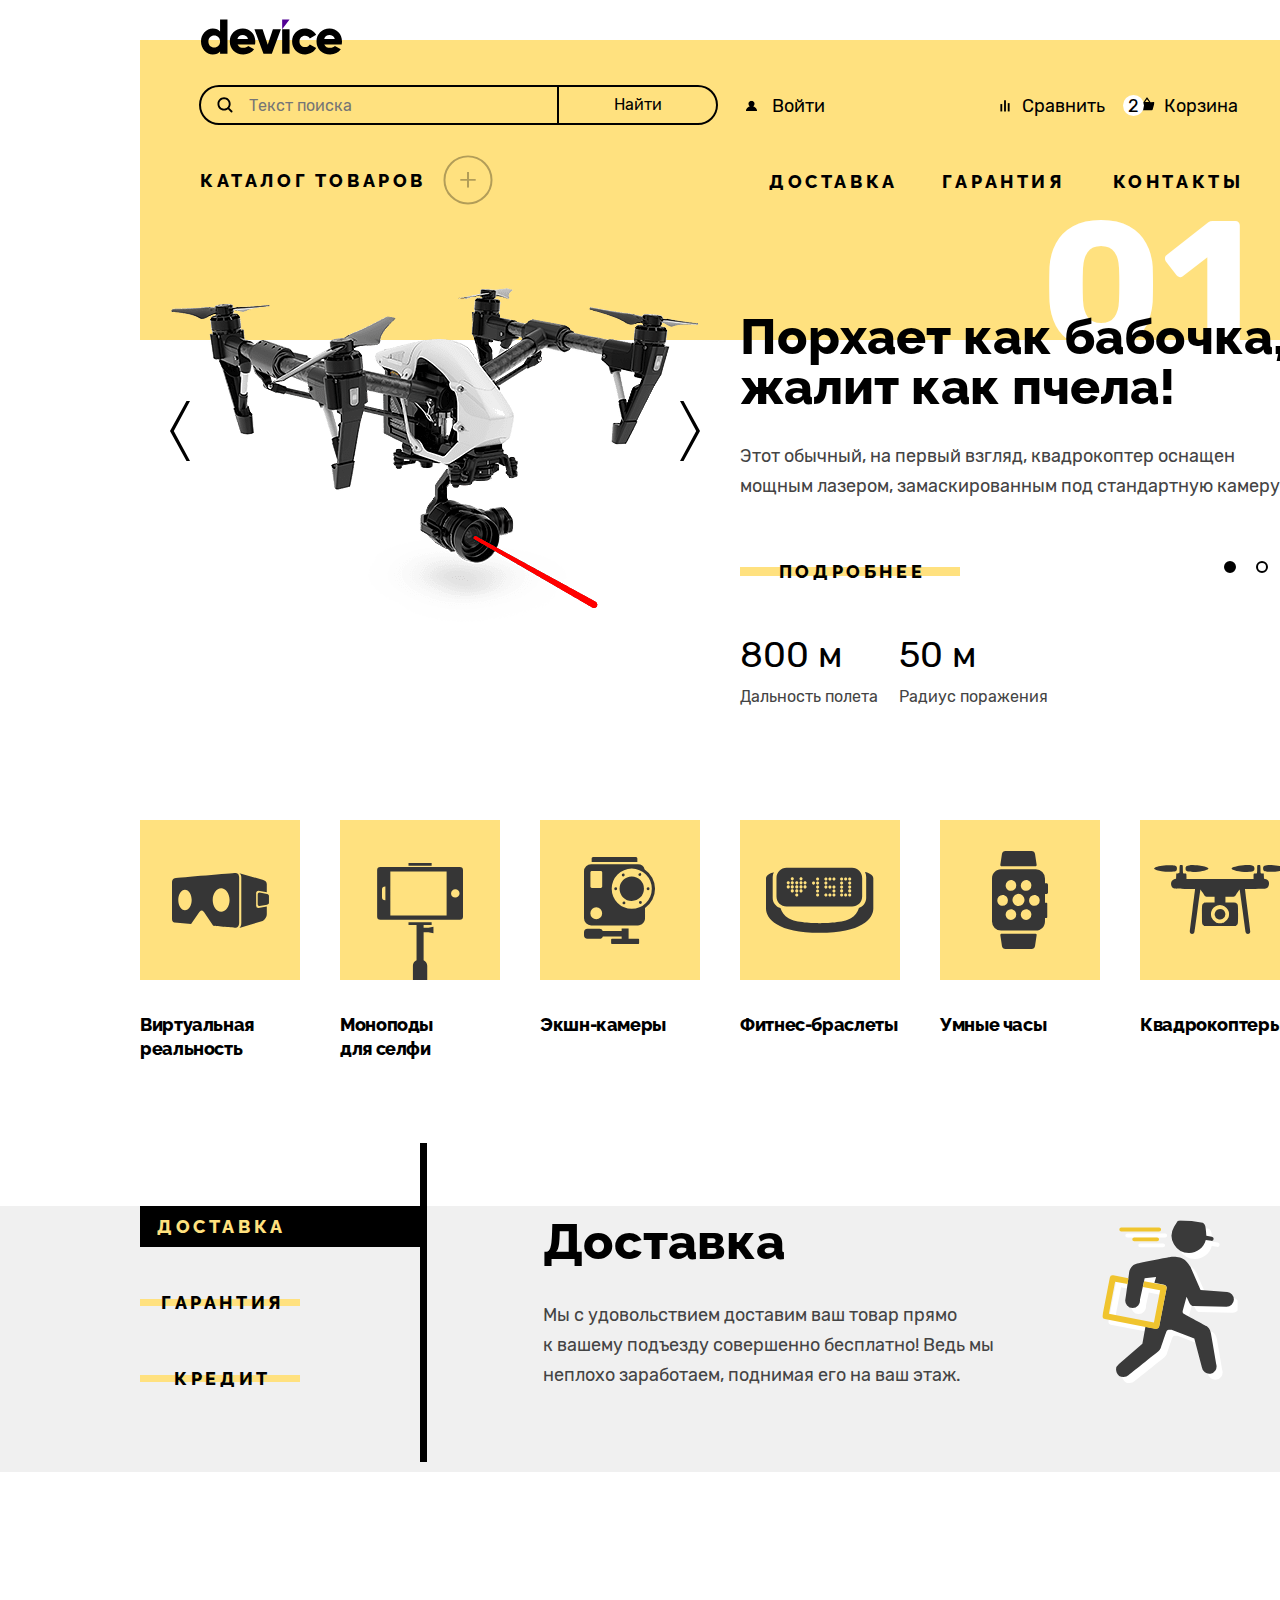
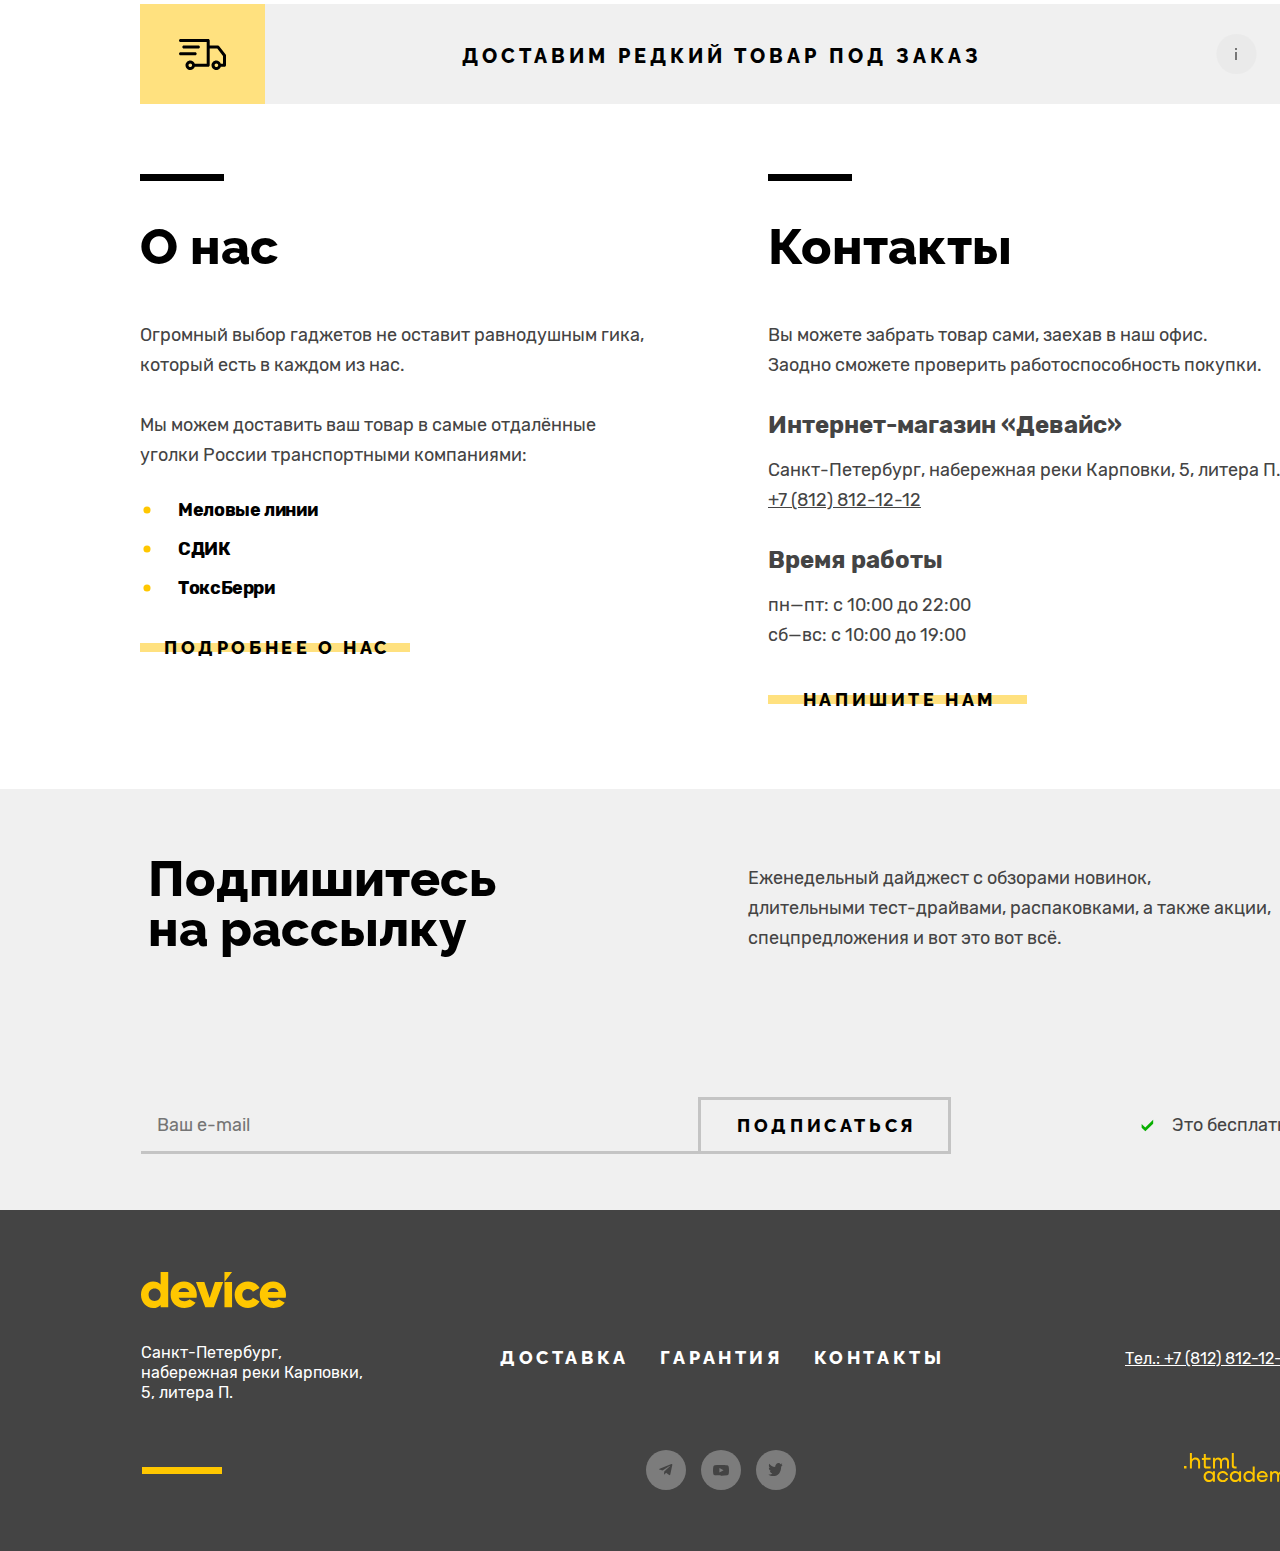
<file: index.html>
<!DOCTYPE html>
<html lang="ru">

  <head>
    <title>Интернет-магазин Девайс-все покупки с нами найс!</title>
    <meta charset="UTF-8">
    <meta name="keywords" content="Девайс, Device, интернет-магазин">
    <meta name="description"
      content="Официальный сайт интернет-магазина Device. Здесь Вы можете приобрести различную электронику">
    <link rel="stylesheet" href="styles/style.css">
    <link rel="icon" href="favicon.ico">
    <link rel="icon" type="image/png" sizes="32x32" href="images/favicon.png">
  </head>

  <!-- body -->

  <body class="main-body">
    <!--small-width-container создан для задания секциям меньшей, чем у бади, ширины. ну и центрирования-->
    <header class="index-header small-width-container">
      <nav class="navigation">
        <a class="index-header-logo-link" href="#" title="Мы на этой странице.">
          <img class="index-header-logo" width="145" height="36" src="images/nav-images/logo-nav.svg"
            alt="Логотип официального сайта интернет-магазина Device.">
        </a>
        <form class="navigation-search-form" action="https://echo.htmlacademy.ru" method="post">
          <label class="visually-hidden" for="nav-search-form-input">Форма поиска товара.</label>
          <!--див сделан для квадратного фокуса на закругленной форме-->
          <div class="navigation-search-container">
            <input class="navigation-search-form-input" id="nav-search-form-input" name="nav-search-form-input"
              type="text" placeholder="Текст поиска" required>
          </div>
          <!--див сделан для квадратного фокуса на закругленной форме-->
          <div class="navigation-search-container">
            <button class="navigation-search-form-button" type="submit">Найти</button>
          </div>
        </form>
        <ul class="navigation-user">
          <li class="navigation-user-item">
            <a class="navigation-user-link" href="#">Войти</a>
          </li>
          <li class="navigation-user-item">
            <a class="navigation-user-link" href="#">Сравнить</a>
          </li>
          <li class="navigation-user-item">
            <a class="navigation-user-link navigation-user-link-popover" href="#">Корзина</a>
            <div class="popover">
              <div class="popover-content">
                <h2 class="visually-hidden">Корзина</h2>
                <ul class="popover-list">
                  <li class="popover-list-item">
                    <a class="popover-link" href="#">
                      <img class="popover-image" width="39" height="52" src="images/popover-images/product-1.png"
                        alt="Любительская селфи-палка">
                      <p class="popover-text">Любительская селфи-палка</p>
                    </a>
                    <button class="popover-delete-button" type="button">
                      <svg aria-hidden="true" focusable="false" width="10" height="10" viewBox="0 0 10 10"
                        xmlns="http://www.w3.org/2000/svg" fill="#FFFFFF">
                        <path d="M10 .9 9.1 0 5 4.1.9 0 0 .9 4.1 5 0 9.1l.9.9L5 5.9 9.1 10l.9-.9L5.9 5 10 .9Z" />
                      </svg>
                      <span class="visually-hidden">Удалить товар</span>
                    </button>
                  </li>
                  <li class="popover-list-item">
                    <a class="popover-link" href="#">
                      <img class="popover-image" width="39" height="52" src="images/popover-images/product-1.png"
                        alt="Профессиональная селфи-палка">
                      <p class="popover-text">Профессиональная селфи-палка</p>
                    </a>
                    <button class="popover-delete-button" type="button">
                      <svg aria-hidden="true" focusable="false" width="10" height="10" viewBox="0 0 10 10"
                        fill="#FFFFFF" xmlns="http://www.w3.org/2000/svg">
                        <path d="M10 .9 9.1 0 5 4.1.9 0 0 .9 4.1 5 0 9.1l.9.9L5 5.9 9.1 10l.9-.9L5.9 5 10 .9Z" />
                      </svg>
                      <span class="visually-hidden">Удалить товар</span>
                    </button>
                  </li>
                </ul>
                <div class="popover-container">
                  <p class="popover-container-text">Товаров: 2</p>
                  <p class="popover-container-text">Сумма: 2000 ₽</p>
                </div>
                <a class="button popover-button" href="#">Открыть корзину</a>
              </div>
            </div>
          </li>
        </ul>
        <!--див сделан для флексирования двух списков-->
        <div class="navigation-container">
          <!--див сделан для работы с выпадающим списком navigation-goods-sublist-->
          <div class="navigation-goods-sublist-container">
            <a class="button navigation-goods-sublist-button" href="#">Каталог товаров</a>
            <!--див сделан для скрытия подсписков-->
            <!-- <div class="navigation-goods-container"> -->
            <div class="navigation-goods-container navigation-goods-container-close">
              <ul class="navigation-goods-sublist">
                <li class="navigation-goods-sublist-item">
                  <a class="navigation-goods-sublist-link" href="#">Виртуальная реальность</a>
                </li>
                <li class="navigation-goods-sublist-item">
                  <a class="navigation-goods-sublist-link" href="#">Моноподы для cелфи</a>
                </li>
                <li class="navigation-goods-sublist-item">
                  <a class="navigation-goods-sublist-link" href="#">Экшн-камеры</a>
                </li>
              </ul>
              <ul class="navigation-goods-sublist">
                <li class="navigation-goods-sublist-item">
                  <a class="navigation-goods-sublist-link" href="#">Фитнес-браслеты</a>
                </li>
                <li class="navigation-goods-sublist-item">
                  <a class="navigation-goods-sublist-link" href="#">Умные часы</a>
                </li>
              </ul>
              <ul class="navigation-goods-sublist">
                <li class="navigation-goods-sublist-item">
                  <a class="navigation-goods-sublist-link" href="#">Квадрокоптеры</a>
                </li>
              </ul>
            </div>
          </div>
          <ul class=" navigation-services-list">
            <li class="navigation-services-item">
              <a class="button navigation-services-button" href="#">Доставка</a>
            </li>
            <li class="navigation-services-item">
              <a class="button navigation-services-button" href="#">Гарантия</a>
            </li>
            <li class="navigation-services-item">
              <a class="button navigation-services-button" href="#">Контакты</a>
            </li>
          </ul>
        </div>
      </nav>
    </header>
    <!-- main -->
    <main class="main-index">
      <h1 class="visually-hidden">Интернет-магазин Девайс.</h1>
      <section class="product-slider small-width-container">
        <h2 class="visually-hidden">Наши товары.</h2>
        <!--див сделан для флексования и позиционирования кнопок слайдера-->
        <div class="product-slider-button-container">
          <button class="product-slider-button product-slider-next-button" type="button">
            <span class="visually-hidden">Следующий товар.</span>
          </button>
          <button class="product-slider-button product-slider-prev-button" type="button">
            <span class="visually-hidden">Предыдущий товар.</span>
          </button>
        </div>
        <!--див для флексования слайдера, для скрытия слайдер-айтема-->
        <div class="product-slider-item product-slider-item-current">
          <h3 class="visually-hidden">Квадрокоптер.</h3>
          <img class="product-slider-image" width="560" height="560" src="images/slider-images/slider-1.png"
            alt="Пример товара.">
          <!--див для флексования текстового содержимого слайдера-->
          <div class="product-slider-item-text-content">
            <p class="product-slider-number">01</p>
            <p class="product-slider-slogan">Порхает как бабочка, жалит как пчела!</p>
            <p class="product-slider-text">Этот обычный, на первый взгляд, квадрокоптер оснащен мощным лазером,
              замаскированным под стандартную камеру.</p>
            <a class="button button-line-through product-slider-info-button" href="#">Подробнее</a>
            <!--див сделан для флексования группы терминов-->
            <div class="product-slider-feature-lists">
              <dl class="product-slider-feature-list">
                <dt class="product-slider-feature">Дальность полета</dt>
                <dd class="product-slider-feature-value">800 м</dd>
              </dl>
              <dl class="product-slider-feature-list">
                <dt class="product-slider-feature">Радиус поражения</dt>
                <dd class="product-slider-feature-value">50 м</dd>
              </dl>
            </div>
          </div>
        </div>
        <!--див для флексования слайдера-->
        <div class="product-slider-item">
          <h3 class="visually-hidden">Фитнес-браслет.</h3>
          <img class="product-slider-image" width="560" height="560" src="images/slider-images/slider-2.png"
            alt="Пример товара.">
          <!--див для флексования текстового содержимого слайдера-->
          <div class="product-slider-item-text-content">
            <p class="product-slider-number">02</p>
            <p class="product-slider-slogan">Худеем<br>правильно!</p>
            <p class="product-slider-text">Мотивирующие фитнес-браслеты помогут найти в себе силы не пропускать
              занятия и соблюдать диету.</p>
            <a class="button button-line-through product-slider-info-button" href="#">Подробнее</a>
            <!--див сделан для флексования группы терминов-->
            <div class="product-slider-feature-lists">
              <dl class="product-slider-feature-list">
                <dt class="product-slider-feature">Без подзарядки</dt>
                <dd class="product-slider-feature-value">48 часов</dd>
              </dl>
            </div>
          </div>
        </div>
        <!--див для флексования слайдера-->
        <div class="product-slider-item">
          <h3 class="visually-hidden">Селфи-палка.</h3>
          <img class="product-slider-image" width="560" height="560" src="images/slider-images/slider-3.png"
            alt="Пример товара.">
          <!--див для флексования текстового содержимого слайдера-->
          <div class="product-slider-item-text-content">
            <p class="product-slider-number">03</p>
            <p class="product-slider-slogan">Делай селфи,<br>как Бен Стиллер!</p>
            <p class="product-slider-text">Самая длинная палка для селфи доступна в нашем магазине. Восемь (Восемь,
              Карл!) метров длиной и весом всего 5 кг.</p>
            <a class="button button-line-through product-slider-info-button" href="#">Подробнее</a>
            <!--див сделан для флексования группы терминов-->
            <div class="product-slider-feature-lists">
              <dl class="product-slider-feature-list">
                <dt class="product-slider-feature">Длина палки</dt>
                <dd class="product-slider-feature-value">8,5 м</dd>
              </dl>
              <dl class="product-slider-feature-list">
                <dt class="product-slider-feature">Вес палки</dt>
                <dd class="product-slider-feature-value">5 кг</dd>
              </dl>
              <dl class="product-slider-feature-list">
                <dt class="product-slider-feature">Материал</dt>
                <dd class="product-slider-feature-value">Карбон</dd>
              </dl>
            </div>
          </div>
        </div>
        <ol class="product-slider-pagination">
          <li class="product-slider-pagination-item">
            <button class="button product-slider-pagination-button product-slider-pagination-current-button"
              type="button">
              <span class="visually-hidden">первый товар.</span>
            </button>
          </li>
          <li class="product-slider-pagination-item">
            <button class="button product-slider-pagination-button" type="button">
              <span class="visually-hidden">второй товар.</span>
            </button>
          </li>
          <li class="product-slider-pagination-item">
            <button class="button product-slider-pagination-button" type="button">
              <span class="visually-hidden">третий товар.</span>
            </button>
          </li>
        </ol>
      </section>
      <section class="main-product small-width-container">
        <h2 class="visually-hidden">Каталог товаров.</h2>
        <ul class="main-product-list">
          <li class="main-product-item">
            <a class="main-product-link" href="#">
              <div class="main-product-image-container">
                <span class="visually-hidden">Иконка раздела Виртуальная реальность</span>
              </div>
              <h3 class="main-product-title">Виртуальная<br>реальность</h3>
            </a>
          </li>
          <li class="main-product-item">
            <a class="main-product-link" href="#">
              <div class="main-product-image-container">
                <span class="visually-hidden">Иконка раздела Моноподы для селфи</span>
              </div>
              <h3 class="main-product-title">Моноподы<br>для селфи</h3>
            </a>
          </li>
          <li class="main-product-item">
            <a class="main-product-link" href="#">
              <div class="main-product-image-container">
                <span class="visually-hidden">Иконка раздела Экшн-камеры</span>
              </div>
              <h3 class="main-product-title">Экшн-камеры</h3>
            </a>
          </li>
          <li class="main-product-item">
            <a class="main-product-link" href="#">
              <div class="main-product-image-container">
                <span class="visually-hidden">Иконка раздела Фитнес-браслеты</span>
              </div>
              <h3 class="main-product-title">Фитнес-браслеты</h3>
            </a>
          </li>
          <li class="main-product-item">
            <a class="main-product-link" href="#">
              <div class="main-product-image-container">
                <span class="visually-hidden">Иконка раздела Умные часы</span>
              </div>
              <h3 class="main-product-title">Умные часы</h3>
            </a>
          </li>
          <li class="main-product-item">
            <a class="main-product-link" href="#">
              <div class="main-product-image-container">
                <span class="visually-hidden">Иконка раздела Квадрокоптеры</span>
              </div>
              <h3 class="main-product-title">Квадрокоптеры</h3>
            </a>
          </li>
        </ul>
      </section>
      <section class="main-services">
        <!--див для ограничения контента-->
        <div class="main-services-container small-width-container">
          <h2 class="visually-hidden">Наши услуги.</h2>
          <ul class="main-services-slider-pagination">
            <li class="main-services-slider-pagination-item">
              <button class="button main-services-slider-button current-main-services-slider-button"
                type="button">Доставка</button>
            </li>
            <li class="main-services-slider-pagination-item">
              <button class="button button-line-through main-services-slider-button" type="button">Гарантия</button>
            </li>
            <li class="main-services-slider-pagination-item">
              <button class="button button-line-through main-services-slider-button" type="button">Кредит</button>
            </li>
          </ul>
          <!--див сделан для флексирования текстового слайдера-->
          <div class="main-services-slider-item main-services-slider-item-current">
            <h2 class="main-services-title">Доставка</h2>
            <p class="main-services-text">Мы с удовольствием доставим ваш товар прямо<br>к вашему подъезду
              совершенно бесплатно! Ведь мы неплохо заработаем, поднимая его на ваш этаж.</p>
          </div>
          <!-- див сделан для флексирования текстового слайдера-->
          <div class="main-services-slider-item">
            <h2 class="main-services-title">Гарантия</h2>
            <p class="main-services-text">Если из-за возгорания купленного у нас товара у вас
              сгорит дом — не переживайте, мы выдадим вам новый. Товар, не дом, конечно же.</p>
          </div>
          <!--див сделан для флексирования текстового слайдера-->
          <div class="main-services-slider-item">
            <h2 class="main-services-title">Кредит</h2>
            <p class="main-services-text">Залезть в долговую яму стало проще! Кредитные консультанты подберут
              для вас наиболее выгодные условия кредита. Выгодные для банка, разумеется.</p>
          </div>
        </div>
      </section>
      <section class="order small-width-container">
        <h2 class="visually-hidden">Раздел заказа редкого товара</h2>
        <a class="order-link" href="#">
          <div class="order-link-icon">
            <span class="visually-hidden">Грузовичок-иконка раздела доставки.</span>
          </div>
          <p class="order-text">Доставим редкий товар под заказ</p>
          <svg class="order-tooltip" aria-hidden="true" focusable="false" width="41" height="40" viewBox="0 0 41 40"
            fill="#000000" xmlns="http://www.w3.org/2000/svg">
            <circle cx="20.5" cy="20" r="20" fill="#DCDCDC" fill-opacity="0.5" />
            <path d="M21 14H19V16H21V14Z" />
            <path d="M21 18H19V26H21V18Z" />
          </svg>
        </a>
      </section>
      <!--див сделан для гридирования двух столбиков-->
      <div class="index-columns small-width-container">
        <section class="about-us">
          <h2 class="about-us-title">О нас</h2>
          <p class="about-us-text">Огромный выбор гаджетов не оставит равнодушным гика, который есть в каждом из
            нас.
          </p>
          <p class="about-us-text">Мы можем доставить ваш товар в самые отдалённые уголки России транспортными
            компаниями:</p>
          <ul class="about-us-list">
            <li class="about-us-item">Меловые линии</li>
            <li class="about-us-item">СДИК</li>
            <li class="about-us-item">ТоксБерри</li>
          </ul>
          <a class="button button-line-through about-us-button" href="#">Подробнее о нас</a>
        </section>
        <section class="main-contacts">
          <h2 class="main-contacts-title">Контакты</h2>
          <p class="main-contacts-text">Вы можете забрать товар сами, заехав в наш офис.
            Заодно сможете проверить работоспособность покупки.
          </p>
          <h3 class="main-contacts-subtitle">Интернет-магазин «Девайс»</h3>
          <address class="main-contacts-address">
            <p class="main-contacts-address-text">Санкт-Петербург, набережная реки Карповки, 5, литера П.</p>
            <a class="main-contacts-phone" href="tel:+78128121212">+7 (812) 812-12-12</a>
          </address>
          <h3 class="main-contacts-subtitle">Время работы</h3>
          <ul class="main-contacts-work-time-list">
            <li class="main-contacts-work-time-item">
              <p class="main-contacts-work-time-text">пн—пт: с 10:00 до 22:00</p>
            </li>
            <li class="main-contacts-work-time-item">
              <p class="main-contacts-work-time-text">сб—вс: с 10:00 до 19:00</p>
            </li>
          </ul>
          <a class="button button-line-through main-contacts-button" href="mailto:mail@htmlacademy.ru">Напишите
            нам</a>
        </section>
      </div>
      <section class="subscribe-section">
        <div class="small-width-container">
          <div class="subscribe-section-container">
            <h2 class="subscribe-title">Подпишитесь<br>на рассылку</h2>
            <p class="subscribe-text">Еженедельный дайджест с обзорами новинок,<br>длительными тест-драйвами,
              распаковками, а также акции,<br>спецпредложения и вот это вот всё.</p>
          </div>
          <div class="subscribe-section-container">
            <form class="subscribe-form" action="https://echo.htmlacademy.ru" method="post">
              <label class="visually-hidden" for="email-input">E-mail</label>
              <div class="input-border">
                <input class="subscribe-input" id="email-input" name="email-input" type="email" placeholder="Ваш e-mail"
                  required>
              </div>
              <button class="button subscribe-button" type="submit">Подписаться</button>
            </form>
            <p class="subscribe-information">Это бесплатно</p>
          </div>
        </div>
      </section>
    </main>
    <footer class="page-footer">
      <div class="small-width-container">
        <a class="footer-logo-link" href="#" title="Мы на этой странице.">
          <img class="footer-logo" width="145" height="36" src="images/footer-images/logo-footer.svg"
            alt="Логотип официального сайта интернет-магазина Device">
        </a>
        <!--див сделан для грида-->
        <div class="footer-container">
          <section class="footer-contacts">
            <h2 class="visually-hidden">Контакты.</h2>
            <address class="footer-address">
              Санкт-Петербург, набережная реки Карповки, 5, литера П.
            </address>
          </section>
          <section class="footer-services">
            <h2 class="visually-hidden">Наши услуги.</h2>
            <ul class="footer-services-list">
              <li class="footer-services-item">
                <a class="button footer-services-button" href="#">Доставка</a>
              </li>
              <li class="footer-services-item">
                <a class="button footer-services-button" href="#">Гарантия</a>
              </li>
              <li class="footer-services-item">
                <a class="button footer-services-button" href="#">Контакты</a>
              </li>
            </ul>
          </section>
          <section class="footer-phone">
            <h2 class="visually-hidden">Контактный телефон.</h2>
            <address>
              <a class="footer-phone-link" href="tel:+78128121212">Тел.: +7 (812) 812-12-12</a>
            </address>
          </section>
          <section class="footer-social">
            <h2 class="visually-hidden">Социальные сети.</h2>
            <ul class="footer-social-list">
              <li class="footer-social-item">
                <a class="footer-social-item-link" href="https://t.me/htmlacademy">
                  <span class="visually-hidden">Телеграм.</span>
                </a>
              </li>
              <li class="footer-social-item">
                <a class="footer-social-item-link" href="https://www.youtube.com/user/htmlacademyru">
                  <span class="visually-hidden">Youtube.</span>
                </a>
              </li>
              <li class="footer-social-item">
                <a class="footer-social-item-link" href="https://twitter.com/htmlacademy_ru">
                  <span class="visually-hidden">Твиттер.</span>
                </a>
              </li>
            </ul>
          </section>
          <section class="footer-academy">
            <h2 class="visually-hidden">Сделано в Htmlacademy.ru.</h2>
            <a class="footer-academy-link" href="https://htmlacademy.ru/">
              <svg class="footer-academy-image" aria-hidden="true" focusable="false" width="115" height="33"
                viewBox="0 0 115 33" fill="#FFC700" xmlns="http://www.w3.org/2000/svg">
                <path
                  d="M0 12.9v2.6h2.5v-2.6H0ZM11.6 4.5c-1.6 0-2.8.7-3.6 1.7h-.1V0h-2v15.5h2v-5.3c0-2.1 1.3-3.6 3.3-3.6 1.8 0 2.9 1.4 2.9 3.2v5.7h2V9.4c.1-3-1.8-4.9-4.5-4.9ZM26.6 4.8h-4.8V1.1h-2v3.8h-1.9v2h1.9v6c0 1.7 1 2.7 2.7 2.7h4.1v-2h-3.7c-.7 0-1.1-.4-1.1-1.1V6.8h4.8v-2ZM41.1 4.6c-1.6 0-2.9.8-3.5 2.1h-.1c-.6-1.2-1.8-2.1-3.4-2.1-1.4 0-2.5.8-3.1 1.8h-.1V4.8H29v10.6h2V10c0-2 1-3.5 2.6-3.5 1.5 0 2.4 1 2.4 2.6v6.3h2V9.8c0-2.4 1.4-3.3 2.6-3.3 1.5 0 2.4 1 2.4 2.6v6.3h2V8.9c.1-2.5-1.4-4.3-3.9-4.3ZM47.8 12.7c0 1.7 1 2.7 2.8 2.7h2v-2h-1.7c-.7 0-1.1-.4-1.1-1.1V0h-2v12.7ZM28.9 19.7c-.9-1.1-2.2-1.8-3.9-1.8-3.1 0-5.4 2.3-5.4 5.6s2.3 5.6 5.4 5.6c1.8 0 3-.8 3.8-1.9h.1v1.6h2V18.2h-2v1.5Zm-3.6 7.4c-2.2
                          0-3.6-1.6-3.6-3.6s1.4-3.6 3.6-3.6 3.6 1.6 3.6 3.6c0 1.9-1.4 3.6-3.6 3.6ZM44.2 22c-.5-2.4-2.6-4.1-5.4-4.1a5.4 5.4 0 0 0-5.6 5.6c0 3.1 2.2 5.6 5.6 5.6 2.8 0 4.9-1.8 5.4-4.2h-2.1a3.4 3.4 0 0 1-3.3 2.3c-2.2 0-3.6-1.6-3.6-3.6s1.4-3.6 3.6-3.6c1.6 0 2.8 1 3.3 2.2h2.1V22ZM55.1 19.7c-.9-1.1-2.2-1.8-3.9-1.8-3.1 0-5.4 2.3-5.4 5.6s2.3 5.6 5.4 5.6c1.8 0 3-.8 3.8-1.9h.1v1.6h2V18.2h-2v1.5Zm-3.6 7.4c-2.2 0-3.6-1.6-3.6-3.6s1.4-3.6 3.6-3.6 3.6 1.6 3.6 3.6c0 1.9-1.5 3.6-3.6 3.6ZM68.7 19.8c-.9-1.1-2.2-1.9-3.9-1.9-3.1 0-5.4 2.3-5.4 5.6s2.2 5.6 5.4 5.6c1.7 0 3-.8 3.8-1.8h.1v1.5h2V13.4h-2v6.4Zm-3.6 7.3c-2.2 0-3.6-1.6-3.6-3.6s1.4-3.6 3.6-3.6 3.6 1.6 3.6 3.6c-.1 2-1.5 3.6-3.6 3.6ZM78.3 17.9c-3.3 0-5.5 2.5-5.5 5.6 0 3 2.1 5.6 5.5 5.6 2.5 0 4.5-1.3 5.2-3.6h-2.1c-.5 1-1.6 1.6-3 1.6-1.9 0-3.3-1.3-3.4-2.9h8.8c.2-3.6-2-6.3-5.5-6.3Zm0 1.9c1.7 0 3 1 3.3 2.6h-6.5c.3-1.5 1.5-2.6 3.2-2.6ZM98.2 17.9c-1.6 0-2.9.8-3.6 2h-.1c-.6-1.2-1.8-2-3.4-2-1.4 0-2.5.7-3.1 1.8v-1.5h-1.9v10.6h2v-5.4c0-2 1-3.4 2.6-3.5 1.5 0 2.4 1 2.4 2.6v6.3h2v-5.6c0-2.4 1.4-3.3 2.6-3.3 1.5 0 2.4 1 2.4 2.6v6.3h2v-6.5c.1-2.6-1.4-4.4-3.9-4.4ZM109.4 27l-3.6-8.9h-2.2l4.8 11.6c-.3.9-.7 1.2-1.7 1.2h-2.5v2h2.5c1.8 0 2.8-.8 3.5-2.6l4.7-12.2h-2.1l-3.4 8.9Z" />
              </svg>
            </a>
          </section>
        </div>
      </div>
    </footer>
    <!-- modal-window -->
    <div class="modal-window modal-window-close">
      <!-- <div class="modal-window"> -->
      <div class="order-modal-window">
        <h2 class="order-modal-window-title">Доставка под заказ</h2>
        <button class="order-modal-window-close-button" type="button">
          <span class="visually-hidden">Закрыть.</span>
        </button>
        <form class="order-modal-window-form" action="https://echo.htmlacademy.ru" method="post">
          <div class="order-field-group">
            <label class="order-modal-window-label" for="name">Ваше имя</label>
            <input class="order-modal-window-input" id="name" name="name" type="text" placeholder="Введите имя"
              required>
          </div>
          <div class="order-field-group">
            <label class="order-modal-window-label" for="email">Ваш e-mail:</label>
            <input class="order-modal-window-input order-modal-window-input-error" id="email" name="email" type="text"
              placeholder="почта" required>
            <p class="order-modal-window-warning-text">Забавный у вас адрес</p>
          </div>
          <div class="order-field-group">
            <label class="order-modal-window-label" for="product-name">Что нужно привезти:</label>
            <input class="order-modal-window-input" id="product-name" name="product-name" type="text"
              placeholder="В свободной форме" required>
          </div>
          <div class="order-field-group">
            <span class="order-modal-window-label order-modal-window-label-icon">
              <label class="order-modal-window-label order-modal-window-label-quantity"
                for="product-quantity">Количество:</label>
              <span class="order-modal-window-tooltip">
                <button class="order-modal-window-tooltip-toggle" type="button"
                  aria-labelledby="order-modal-window-tooltip-label">
                  <svg class="order-modal-window-tooltip-icon" aria-hidden="true" focusable="false" width="26"
                    height="26" viewBox="0 0 26 26" fill="#000000" xmlns="http://www.w3.org/2000/svg">
                    <circle cx="13" cy="13" r="13" fill="#FFE17F" />
                    <path d="M14 7h-2v2h2V7ZM14 11h-2v8h2v-8Z" />
                  </svg>
                </button>
                <span class="order-modal-window-tooltip-text" role="tooltip"
                  id="order-modal-window-tooltip-label">Постараемся найти,
                  сколько нужно.<br>Привезём сколько получится по требованиям<br>к провозу багажа.
                </span>
              </span>
            </span>
            <div class="order-field-group-quantity">
              <button class="order-modal-window-input-quantity-button order-modal-window-minus-button" type="button">
                <svg aria-hidden="true" focusable="false" width="16" height="16" viewBox="0 0 16 16" fill="#0000000"
                  xmlns="http://www.w3.org/2000/svg">
                  <path d="M16 7H0v2h16V7Z" />
                </svg>
                <span class="visually-hidden">Уменьшить количество товара.</span>
              </button>
              <input class="order-modal-window-input order-modal-window-input-quantity" id="product-quantity"
                name="product-quantity" type="number" min="1" max="1000" placeholder="1">
              <button class="order-modal-window-input-quantity-button order-modal-window-plus-button" type="button">
                <svg aria-hidden="true" focusable="false" width="16" height="16" viewBox="0 0 16 16" fill="#000000"
                  xmlns="http://www.w3.org/2000/svg">
                  <path d="M16 7H9V0H7v7H0v2h7v7h2V9h7V7Z" />
                </svg>
                <span class="visually-hidden">Увеличить количество товара.</span>
              </button>
            </div>
          </div>
          <button class="button button-line-through order-modal-window-button" type="submit">Отправить</button>
        </form>
      </div>
    </div>
  </body>

</html>
</file>
<file: styles/style.css>
@font-face {
  font-family: "Raleway";
  font-style: normal;
  font-weight: 800;
  src: url("../fonts/raleway/raleway-800.woff2") format("woff2");
  font-display: swap;
}

@font-face {
  font-family: "Rubik";
  font-style: normal;
  font-weight: 400;
  src: url("../fonts/rubik/rubik-400.woff2") format("woff2");
  font-display: swap;
}

@font-face {
  font-family: "Rubik";
  font-style: normal;
  font-weight: 700;
  src: url("../fonts/rubik/rubik-700.woff2") format("woff2");
  font-display: swap;
}

html {
  height: 100%;
}

body {
  display: flex;
  flex-direction: column;
  min-height: 100%;
  min-width: 1440px;
  margin: 0 auto;
  font-family: "Rubik", "Arial", sans-serif;
  font-weight: 400;
  font-size: 18px;
  line-height: 30px;
  color: #444444;
  background-color: #FFFFFF;
}

img {
  max-width: 100%;
  object-fit: contain;
}

.button {
  display: inline-block;
  position: relative;
  font-family: "Raleway", "Arial", sans-serif;
  font-size: 18px;
  font-weight: 800;
  line-height: 21px;
  color: #000000;
  letter-spacing: 0.2em;
  text-transform: uppercase;
  text-decoration: none;
  border: 2px solid transparent;
  cursor: url("../images/cursor-finger.svg") 2 2,
    pointer;
  background-color: transparent;
  box-sizing: border-box;
}

.button-line-through {
  padding: 10px 10px 10px 14px;
  text-align: center;
  background-image: linear-gradient(to bottom, transparent 40%, #FFE17F 40%, #FFE17F 60%, transparent 60%, transparent 100%);
}

.button-line-through:hover {
  background-color: #FFE17F;
}

.button-line-through:focus {
  border: 2px solid #AF4FFF;
  outline: none;
}

.button-line-through:active {
  background-color: #FFCC33;
  background-image: none;
}

.button-line-through:disabled {
  opacity: 0.3;
}

.visually-hidden {
  position: absolute;
  width: 1px;
  height: 1px;
  margin: -1px;
  padding: 0;
  border: 0;
  clip: rect(0 0 0 0);
  overflow: hidden;
}

/*body*/

.small-width-container {
  width: 1160px;
  margin: 0 auto;
}

.main-index {
  flex-grow: 1;
}

/*header*/

.index-header {
  margin-top: 40px;
  padding-bottom: 132px;
  background-color: #FFE17F;
}

.index-header-logo-link {
  display: block;
  width: 145px;
  height: 36px;
  margin-top: -21px;
  margin-right: 500px;
  margin-bottom: 30px;
  margin-left: 59px;
  cursor: pointer;
}

.index-header-logo {
  display: block;
  width: 145px;
  height: 36px;
}

.index-header-logo-link:hover {
  opacity: 0.6;
}

.index-header-logo-link:focus {
  outline: 2px solid #AF4FFF;
}

.index-header-logo-link:active {
  opacity: 0.3;
}

/*navigation*/

.navigation {
  position: relative;
  display: flex;
  flex-wrap: wrap;
}

.navigation-search-form {
  display: flex;
  margin-right: 25px;
  margin-bottom: 28px;
  margin-left: 59px;
}

.navigation-search-form-input {
  width: 359px;
  min-height: 40px;
  height: 100%;
  padding: 8px 15px 8px 48px;
  font-family: "Rubik", "Arial", sans-serif;
  font-size: 16px;
  line-height: 20px;
  color: #000000;
  background-color: transparent;
  background-image: url("../images/nav-images/loop.svg");
  background-size: 16px 16px;
  background-repeat: no-repeat;
  background-position: center left 16px;
  box-sizing: border-box;
  border: 2px solid #000000;
  border-right: 1px solid #000000;
  border-radius: 50px 0 0 50px;
}

.navigation-search-container:focus-within {
  outline: 2px solid #af4fff;
  outline-offset: 2px;
}

.navigation-search-form-input:disabled {
  opacity: 0.3;
}

.navigation-search-form-button {
  width: 160px;
  padding: 8px 18px;
  font-family: "Rubik", "Arial", sans-serif;
  font-size: 16px;
  line-height: 20px;
  color: #000000;
  box-sizing: border-box;
  border: 2px solid #000000;
  border-left: 1px solid #000000;
  border-radius: 0 50px 50px 0;
  background-color: transparent;
}

.navigation-search-form-button:hover {
  color: #FFFFFF;
  background-color: #000000;
}

.navigation-search-form-button:active {
  color: rgba(255, 255, 255, 0.3);
  background-color: #000000;
}

.navigation-search-form-button:disabled {
  opacity: 0.3;
}

.navigation-container {
  display: flex;
  position: relative;
  margin-left: 58px;
}

.navigation-goods-sublist-container:focus-within > .navigation-goods-container {
  display: flex;
}

.navigation-goods-sublist-button {
  position: relative;
  width: 297px;
  padding: 15px 0;
}

.navigation-goods-sublist-button::after {
  content: "";
  position: absolute;
  top: 0;
  right: 0;
  width: 50px;
  height: 50px;
  background-image: url("../images/nav-images/plus.svg");
  background-size: 50px 50px;
  background-repeat: no-repeat;
}

.navigation-goods-sublist-button:hover::after {
  opacity: 1;
}

.navigation-goods-sublist-button:active::after,
.navigation-goods-sublist-button:focus::after {
  background-image: url("../images/nav-images/minus.svg");
}

.navigation-goods-sublist-container:focus-within > .navigation-goods-sublist-button::after {
  background-image: url("../images/nav-images/minus.svg");
}

.navigation-goods-sublist-button:focus {
  outline: 3px solid #af4fff;
}

.navigation-goods-sublist-button:focus + .navigation-goods-container,
.navigation-goods-sublist-button:active + .navigation-goods-container {
  display: flex;
}

.navigation-goods-sublist-container {
  margin-right: 272px;
}

.navigation-goods-container {
  position: absolute;
  display: flex;
  box-sizing: border-box;
  width: 1160px;
  left: -58px;
  top: 64px;
  min-height: 150px;
  padding: 0 60px 33px;
  font-size: 16px;
  line-height: 18px;
  color: #000000;
  background-color: #ffe17f;
  z-index: 5;
}

.navigation-goods-container-close {
  display: none;
}

.navigation-goods-sublist {
  display: flex;
  flex-wrap: wrap;
  flex-direction: column;
  margin: 0;
  margin-top: 4px;
  padding: 0;
  font-family: "Rubik", "Arial", sans-serif;
  font-style: normal;
  font-size: 16px;
  line-height: 18px;
  list-style-type: none;
}

.navigation-goods-sublist-item + .navigation-goods-sublist-item {
  margin-top: 18px;
}

.navigation-goods-sublist:first-of-type {
  margin-right: 59px;
}

.navigation-goods-sublist:nth-of-type(2) {
  margin-right: 71px;
}

.navigation-goods-sublist-link {
  color: #000000;
  text-decoration: none;
}

.navigation-goods-sublist-link:hover {
  opacity: 0.6;
}

.navigation-goods-sublist-link:active {
  opacity: 0.3;
}

.navigation-goods-sublist-link:focus {
  outline: 2px solid #af4fff;
}

.navigation-goods-sublist-link:focus-visible {
  outline: 2px solid #af4fff;
}

.navigation-services-list {
  display: flex;
  flex-wrap: wrap;
  margin: 0;
  margin-top: 16px;
  margin-right: 45px;
  padding: 0;
  font-family: "Raleway", "Arial", sans-serif;
  font-weight: 800;
  line-height: 21px;
  letter-spacing: 0.2em;
  text-transform: uppercase;
  color: #000000;
  list-style-type: none;
}

.navigation-services-item:not(:nth-of-type(3n)) {
  margin-right: 40px;
}

.navigation-services-item:nth-of-type(2) {
  margin-right: 44px;
}

.navigation-user {
  display: flex;
  flex-wrap: wrap;
  justify-content: space-between;
  width: 497px;
  margin: 0;
  margin-top: 6px;
  padding: 0;
  list-style-type: none;
}

.navigation-user-item:first-of-type {
  margin-right: 18px;
}

.navigation-user-item:last-of-type {
  position: relative;
}

.navigation-user-link {
  padding-left: 27px;
  color: #000000;
  text-decoration: none;
  border: 2px solid transparent;
}

.navigation-user-link:hover {
  opacity: 0.6;
}

.navigation-user-link:focus {
  border: 2px solid #AF4FFF;
  outline: none;
}

.navigation-user-link:active {
  opacity: 0.3;
}

.navigation-user-item:nth-of-type(1) .navigation-user-link {
  margin-right: 142px;
  background-image: url("../images/nav-images/man.svg");
  background-size: 13px 12px;
  background-repeat: no-repeat;
  background-position: center left;
}

.navigation-user-item:nth-of-type(2) .navigation-user-link {
  padding-left: 22px;
  background-image: url("../images/nav-images/graph.svg");
  background-size: 10px 12px;
  background-repeat: no-repeat;
  background-position: center left;
}

.navigation-user-item:nth-of-type(3) .navigation-user-link {
  position: relative;
  padding-left: 45px;
  background-image: url("../images/nav-images/basket.svg");
  background-size: 16px 14px;
  background-repeat: no-repeat;
  background-position: top 2px right 83px;
}

.navigation-user-item:nth-of-type(3) .navigation-user-link::after {
  content: "2";
  position: absolute;
  display: flex;
  justify-content: center;
  align-items: center;
  height: 21px;
  width: 21px;
  right: 94px;
  top: 0;
  border-radius: 50%;
  background-color: #FFFFFF;
}

.navigation-services-button:hover {
  opacity: 0.6;
}

.navigation-services-button:focus {
  border: 2px solid #AF4FFF;
  outline: none;
}

.navigation-services-button:active {
  opacity: 0.3;
}

.navigation-services-button-current {
  position: relative;
}

.navigation-services-button-current::after {
  content: "";
  position: absolute;
  bottom: 0;
  left: 0;
  width: 100%;
  height: 2px;
  background-color: #000000;
}

.navigation-services-button-current:hover {
  opacity: 0.6;
  border-bottom: 2px solid #000000;
}

.navigation-services-button-current:focus {
  border: 2px solid #AF4FFF;
  outline: none;
}

.navigation-services-button-current:active {
  opacity: 0.3;
}

/*product-slider*/

.product-slider {
  position: relative;
  margin-top: -68px;
  margin-bottom: 70px;
}

.product-slider-item {
  display: none;
}

.product-slider-item + .product-slider-item {
  margin-top: 362px;
}

.product-slider-item-current {
  display: flex;
}

.product-slider-item-text-content {
  position: relative;
  display: flex;
  flex-direction: column;
  width: 560px;
}

.product-slider-image {
  display: block;
  margin-top: -82px;
  margin-right: 40px;
}

.product-slider-number {
  margin: 0;
  margin-right: 49px;
  margin-bottom: 10px;
  margin-left: 300px;
  font-size: 180px;
  font-weight: 700;
  color: #FFFFFF;
}

.product-slider-slogan {
  margin: 0;
  margin-bottom: 29px;
  font-family: "Raleway", "Arial", sans-serif;
  font-size: 50px;
  line-height: 50px;
  color: #000000;
}

.product-slider-text {
  margin: 0;
  margin-bottom: 48px;
}

.product-slider-info-button {
  width: 220px;
  margin-bottom: 46px;
}

.product-slider-feature-lists {
  display: flex;
  flex-wrap: wrap;
  margin: 0;
}

.product-slider-feature-list {
  display: flex;
  flex-direction: column-reverse;
  flex-wrap: wrap;
  align-items: flex-start;
  margin: 0 21px 10px 0;
  padding: 0;
}

.product-slider-item:last-of-type .product-slider-feature-list:not(:last-child) {
  margin-right: 40px;
}

.product-slider-feature-value {
  margin: 0;
  margin-bottom: 12px;
  font-size: 36px;
  color: #000000;
}

.product-slider-feature {
  font-size: 16px;
  color: #444444;
}

.product-slider-container {
  position: relative;
  margin-right: 40px;
}

.product-slider-button-container {
  position: absolute;
  top: 129px;
  left: 30px;
  display: flex;
  flex-wrap: wrap;
  justify-content: space-between;
  width: 530px;
}

.product-slider-button {
  width: 20px;
  height: 60px;
  border: none;
  cursor: pointer;
  background-color: transparent;
  background-image: url("../images/slider-images/arrow.svg");
  background-repeat: no-repeat;
}

.product-slider-button:hover {
  opacity: 0.6;
}

.product-slider-button:focus {
  outline: 2px solid #AF4FFF;
  outline-offset: 1px;
}

.product-slider-button:active {
  opacity: 0.3;
}

.product-slider-button:disabled {
  opacity: 0.1;
}

.product-slider-prev-button {
  transform: rotate(180deg);
}

.product-slider-pagination {
  position: absolute;
  right: 0;
  bottom: 188px;
  display: flex;
  flex-wrap: wrap;
  justify-content: center;
  margin: 0;
  padding: 0;
  list-style-type: none;
}

.product-slider-pagination-item {
  height: 12px;
  margin: 0;
}

.product-slider-pagination-item:not(:last-child) {
  margin-right: 20px;
}

.product-slider-pagination-button {
  width: 12px;
  height: 12px;
  margin: 0;
  padding: 0;
  background-color: #FFFFFF;
  border: 2px solid #000000;
  border-radius: 50%;
  cursor: pointer;
}

.product-slider-pagination-button:hover {
  opacity: 0.6;
}

.product-slider-pagination-button:focus::after {
  position: absolute;
  content: "";
  top: 0;
  bottom: 0;
  left: 0;
  right: 0;
  outline: 2px solid #af4fff;
  outline-offset: 3px;
}

.product-slider-pagination-button:active {
  opacity: 0.3;
}

.product-slider-pagination-current-button {
  background-color: #000000;
}

/*main-product*/

.main-product {
  margin-bottom: 68px;
}

.main-product-list {
  display: flex;
  flex-wrap: wrap;
  justify-content: start;
  margin: 0;
  padding: 0;
  list-style-type: none;
}

.main-product-link {
  text-decoration: none;
  position: relative;
  display: flex;
  flex-direction: column;
  width: 160px;
  min-height: 160px;
}

.main-product-image-container {
  width: 100%;
  height: 160px;
  background-image: url("../images/main-product/product-1.svg");
  background-repeat: no-repeat;
  background-position: center;
  background-color: #FFE17F;
}

.main-product-item:nth-of-type(2) .main-product-image-container {
  background-image: url("../images/main-product/product-2.svg");
  background-position: bottom;
}

.main-product-item:nth-of-type(3) .main-product-image-container {
  background-image: url("../images/main-product/product-3.svg");
}

.main-product-item:nth-of-type(4) .main-product-image-container {
  background-image: url("../images/main-product/product-4.svg");
}

.main-product-item:nth-of-type(5) .main-product-image-container {
  background-image: url("../images/main-product/product-5.svg");
}

.main-product-item:nth-of-type(6) .main-product-image-container {
  background-image: url("../images/main-product/product-6.svg");
}

.main-product-title {
  display: flex;
  flex-wrap: wrap;
  margin: 33px 0 0 0;
  color: #000000;
  font-family: "Raleway", "Arial", sans-serif;
  font-size: 18px;
  font-weight: 800;
  line-height: 24px;
  letter-spacing: -0.02em;
}

.main-product-item:hover .main-product-image-container {
  background-color: #FFC700;
}

.main-product-item:focus-within {
  outline: 2px solid #AF4FFF;
}

.main-product-item:active {
  opacity: 0.3;
}

.main-product-link:focus-visible,
.main-product-title:focus-visible {
  outline: none;
}

.main-product-item {
  width: 160px;
  margin-bottom: 20px;
}

.main-product-item:not(:nth-of-type(6n)) {
  margin-right: 40px;
}

/*main-services*/

.main-services {
  margin-bottom: 132px;
  background-image: linear-gradient(to bottom, #FFFFFF 57px, #F0F0F0 57px, #F0F0F0);
}

.main-services-container {
  position: relative;
  display: flex;
  flex-wrap: wrap;
  z-index: 0;
}

.main-services-slider-pagination {
  position: relative;
  display: flex;
  flex-direction: column;
  flex-wrap: wrap;
  margin: 0;
  padding: 57px 123px 73px 0;
  list-style-type: none;
}

.main-services-slider-pagination::after {
  content: "";
  position: absolute;
  width: 7px;
  height: 319px;
  left: 280px;
  top: -6px;
  background-color: #000000;
  z-index: -1;
}

.main-services-slider-pagination-item:not(:last-child) {
  margin-bottom: 35px;
}

.main-services-slider-button {
  width: 160px;
  padding: 8px 7px 8px 12px;
}

.current-main-services-slider-button {
  padding: 8px 15px;
  color: #FFE17F;
  text-align: left;
  width: 280px;
  background-color: #000000;
}

.current-main-services-slider-button:hover {
  color: rgba(255, 225, 127, 0.5);
}

.current-main-services-slider-button:focus {
  outline: 2px solid #AF4FFF;
  z-index: 0;
  /*здесь z-index для того, чтобы рамка была выше черного разделителя*/
}

.current-main-services-slider-button:active {
  color: rgba(255, 225, 127, 0.3);
}

.main-services-slider-item {
  position: relative;
  display: none;
  flex-direction: column;
  flex-wrap: wrap;
  margin-top: 68px;
  width: 452px;
}

.main-services-slider-item-current {
  display: flex;
}

.main-services-slider-item:nth-of-type(2),
.main-services-slider-item:nth-of-type(3) {
  width: 475px;
}

.main-services-slider-item:nth-of-type(1)::after {
  content: "";
  position: absolute;
  width: 136px;
  height: 164px;
  top: 3px;
  left: 559px;
  background-image: url("../images/main-services/delivery.svg");
  background-size: 136px 164px;
  background-repeat: no-repeat;
}

.main-services-slider-item:nth-of-type(2)::after {
  content: "";
  position: absolute;
  width: 171px;
  height: 195px;
  top: 3px;
  left: 558px;
  background-image: url("../images/main-services/warranty.svg");
  background-size: 171px 195px;
  background-repeat: no-repeat;
  background-position: center right;
}

.main-services-slider-item:nth-of-type(3)::after {
  content: "";
  position: absolute;
  width: 156px;
  height: 188px;
  top: 3px;
  left: 558px;
  background-image: url("../images/main-services/credit.svg");
  background-size: 156px 188px;
  background-repeat: no-repeat;
  background-position: center right;
}

.main-services-title {
  margin: 0;
  margin-bottom: 33px;
  font-family: "Raleway", "Arial", sans-serif;
  font-size: 50px;
  line-height: 50px;
  color: #000000;
}

.main-services-text {
  margin: 0;
}

/*order*/

.order {
  margin-bottom: 118px;
  background-color: #F0F0F0;
}

.order-link {
  position: relative;
  display: flex;
  justify-content: space-between;
  align-items: center;
  width: 100%;
  text-decoration: none;
  cursor: pointer;
  box-sizing: border-box;
}

.order-link-icon {
  position: absolute;
  width: 125px;
  top: 0;
  right: 125px;
  bottom: 0;
  left: 0;
  margin: 0 15px 0 0;
  background-color: #FFE17F;
  background-image: url("../images/main-images/truck.svg");
  background-position: center;
  background-repeat: no-repeat;
  background-size: 47px 31px;
}

.order-link:hover::before {
  background-color: #FFC700;
}

.order-link:hover .order-tooltip {
  opacity: 1;
}

.order-link:hover .order-link-icon {
  background-color: #FFC700;
}

.order-link:focus {
  outline: 2px solid #AF4FFF;
}

.order-link:active {
  opacity: 0.3;
}

.order-text {
  width: 100%;
  margin: 0 135px;
  padding: 41px 0 36px 4px;
  font-family: "Raleway", "Arial", sans-serif;
  font-weight: 800;
  font-size: 20px;
  line-height: 23px;
  color: #000000;
  letter-spacing: 0.2em;
  text-transform: uppercase;
  text-align: center;
}

.order-tooltip {
  position: absolute;
  right: 0;
  margin: 0 43px;
  width: 41px;
  height: 40px;
  padding: 0;
  opacity: 0.5;
  box-sizing: border-box;
}

/*index-columns*/

.index-columns {
  margin-bottom: 67px;
  display: grid;
  grid-template-columns: 1fr 1fr;
  gap: 96px;
}

/*about-us*/

.about-us {
  position: relative;
}

.about-us::before {
  content: "";
  position: absolute;
  width: 84px;
  height: 7px;
  left: 0;
  top: -48px;
  background-color: #000000;
}

.about-us-title {
  margin-top: 0;
  margin-bottom: 48px;
  font-family: "Raleway", "Arial", sans-serif;
  font-weight: 800;
  font-size: 50px;
  line-height: 50px;
  color: #000000;
}

.about-us-text {
  margin-bottom: 30px;
  padding-right: 25px;
}

.about-us-list {
  margin: 0;
  margin-bottom: 27px;
  padding: 0;
  font-weight: 700;
  line-height: 20px;
  color: #000000;
  letter-spacing: -0.02em;
}

.about-us-item {
  padding-left: 38px;
  background-image: url("../images/main-images/about-us-list-image.svg");
  background-size: 8px 8px;
  background-repeat: no-repeat;
  background-position: center left 3px;
  list-style-type: none;
}

.about-us-item:not(:last-child) {
  margin-bottom: 19px;
}

.about-us-button {
  width: 270px
}

/*main-contacts*/

.main-contacts {
  position: relative;
}

.main-contacts::before {
  content: "";
  position: absolute;
  width: 84px;
  height: 7px;
  left: 0;
  top: -48px;
  background-color: #000000;
}

.main-contacts-title {
  margin-top: 0;
  margin-bottom: 48px;
  font-family: "Raleway", "Arial", sans-serif;
  font-weight: 800;
  font-size: 50px;
  line-height: 50px;
  color: #000000;
}

.main-contacts-text {
  margin-bottom: 30px;
  padding-right: 30px;
}

.main-contacts-subtitle {
  margin-bottom: 15px;
  font-weight: 700;
  font-size: 24px;
}

.main-contacts-address {
  margin-bottom: 30px;
  font-style: normal;
}

.main-contacts-address-text {
  margin: 0;
}

.main-contacts-phone {
  color: #444444;
}

.main-contacts-phone:hover {
  color: #FFC700;
  text-decoration: underline #FFC700;
}

.main-contacts-phone:focus {
  text-decoration: none;
  outline: 2px solid #AF4FFF;
}

.main-contacts-phone:active {
  color: rgba(255, 199, 0, 0.3);
  text-decoration: underline rgba(255, 199, 0, 0.3);
}

.main-contacts-work-time-list {
  margin: 0;
  margin-bottom: 27px;
  padding: 0;
  list-style-type: none;
}

.main-contacts-work-time-text {
  margin: 0;
}

.main-contacts-button {
  width: 259px;
}

/*subscribe-section*/

.subscribe-section {
  padding: 55px 140px 56px 140px;
  background-color: #F0F0F0;
}

.subscribe-section-container {
  display: flex;
  flex-wrap: wrap;
}

.subscribe-section-container:nth-of-type(1) {
  padding-left: 8px;
  padding-bottom: 125px;
}

.subscribe-title {
  width: 348px;
  margin: 10px 252px 0 0;
  padding: 0;
  font-family: "Raleway", "Arial", sans-serif;
  font-weight: 800;
  font-size: 50px;
  line-height: 50px;
  color: #000000;
}

.subscribe-text {
  width: 552px;
  margin: 19px 0;
}

.subscribe-form {
  display: flex;
  align-items: center;
  margin-right: auto;
}

.subscribe-input {
  width: 558px;
  height: 100%;
  padding: 17px 17px 18px 17px;
  font-family: "Rubik", "Arial", sans-serif;
  font-size: 18px;
  line-height: 30px;
  color: rgba(68, 68, 68, 0.5);
  background-color: transparent;
  border: none;
  box-sizing: border-box;
}

.subscribe-input:not(:placeholder-shown) {
  color: #444444;
}

.subscribe-input:focus {
  background-color: #FFFFFF;
  outline: none;
}

.input-border {
  position: relative;
}

.input-border::after {
  content: "";
  position: absolute;
  bottom: 0;
  left: 1px;
  width: 557px;
  height: 3px;
  background-color: #C4C4C4;
}

.subscribe-button {
  width: 253px;
  padding: 15px 31px 15px 35px;
  border: 3px solid #C4C4C4;
}

.subscribe-button:hover {
  color: #FFFFFF;
  background-color: #000000;
  border: 3px solid #000000;
}

.subscribe-button:focus {
  outline: 2px solid #AF4FFF;
}

.subscribe-button:active {
  color: rgba(255, 255, 255, 0.3);
  background-color: #000000;
  border: 3px solid #000000;
}

.subscribe-button:disabled {
  opacity: 0.3;
}

.subscribe-information {
  width: 160px;
  margin: 0;
  margin-top: 13px;
  padding-left: 32px;
  background-image: url("../images/main-images/tick.svg");
  background-size: 14px 14px;
  background-repeat: no-repeat;
  background-position: left top 9px;
  box-sizing: border-box;
}

/*footer*/

.page-footer {
  padding: 0 138px 0 140px;
  background-color: #444444;
}

.footer-container {
  display: grid;
  grid-template-columns: 239px 1fr 178px;
  padding-bottom: 46px;
}

/*левая часть футера*/

.footer-logo {
  display: block;
}

.footer-logo-link {
  display: block;
  width: 145px;
  height: 36px;
  margin-top: 62px;
  margin-bottom: 35px;
}

.footer-logo-link:hover {
  opacity: 0.6;
}

.footer-logo-link:focus {
  outline: 2px solid #AF4FFF;
}

.footer-logo-link:active {
  opacity: 0.3;
}

.footer-contacts {
  grid-row: 1/2;
  grid-column: 1/2;
  position: relative;
}

.footer-contacts::after {
  content: "";
  position: absolute;
  bottom: -71px;
  left: 1px;
  width: 80px;
  height: 7px;
  background-color: #FFC700;
}

.footer-address {
  font-size: 16px;
  line-height: 20px;
  font-style: normal;
  color: #FFFFFF;
}

/*централья часть футера*/

.footer-services {
  grid-row: 1/2;
  grid-column: 2/3;
  padding-left: 118px;
}

.footer-services-list {
  display: flex;
  flex-wrap: wrap;
  list-style-type: none;
  margin: 0;
  padding: 0;
}

.footer-services-button {
  font-family: "Raleway", "Arial", sans-serif;
  font-weight: 800;
  line-height: 21px;
  letter-spacing: 0.2em;
  text-transform: uppercase;
  text-decoration: none;
  color: #FFFFFF;
}

.footer-services-button:hover {
  color: #FFC700;
  border-bottom: 2px solid #FFC700;
}

.footer-services-button:focus {
  outline: 2px solid #AF4FFF;
}

.footer-services-button:active {
  color: rgba(255, 199, 0, 0.3);
  border-bottom: 2px solid rgba(255, 199, 0, 0.3);
}

.footer-services-item:not(:last-child) {
  margin-right: 27px;
}

.footer-social {
  grid-row: 2/3;
  grid-column: 2/3;
  padding-top: 47px;
  padding-right: 62px;
}

.footer-social-list {
  grid-row: 2/3;
  grid-column: 2/3;
  display: flex;
  flex-wrap: wrap;
  justify-content: center;
  margin: 0;
  padding: 0;
  list-style-type: none;
}

.footer-social-item-link {
  display: block;
  width: 40px;
  height: 40px;
}

.footer-social-item-link:focus {
  outline: 2px solid #AF4FFF;
}

.footer-social-item {
  position: relative;
  background-color: rgba(255, 255, 255, 0.3);
  border-radius: 50%;
  margin-right: 15px;
  margin-bottom: 15px;
}

.footer-social-item:hover {
  background-color: #FFC700;
}

.footer-social-item:active {
  background-color: #FFC700;
}

.footer-social-item .footer-social-item-link:active {
  opacity: 0.3;
}

.footer-social-item:last-child {
  margin-right: 0;
}

.footer-social-item:nth-child(1) .footer-social-item-link {
  background-image: url("../images/footer-images/telegram.svg");
  background-position: center;
  background-repeat: no-repeat;
  background-size: 14px 12px;
}

.footer-social-item:nth-child(2) .footer-social-item-link {
  background-image: url("../images/footer-images/youtube.svg");
  background-position: center;
  background-repeat: no-repeat;
  background-size: 16px 11px;
}

.footer-social-item:nth-child(3) .footer-social-item-link {
  background-image: url("../images/footer-images/twitter.svg");
  background-position: center;
  background-repeat: no-repeat;
  background-size: 15px 14px;
}

/*правая часть футера*/

.footer-phone {
  grid-row: 1/2;
  grid-column: 3/4;
}

.footer-phone-link {
  font-family: "Rubik", "Arial", sans-serif;
  font-size: 16px;
  line-height: 20px;
  font-style: normal;
  color: #FFFFFF;
  border: 2px solid transparent;
  box-sizing: border-box;
}

.footer-phone-link:hover {
  color: #FFC700;
  text-decoration: underline #FFC700;
}

.footer-phone-link:focus {
  text-decoration: none;
  border: 2px solid #AF4FFF;
  outline: none;
}

.footer-phone-link:active {
  color: rgba(255, 199, 0, 0.3);
  text-decoration: underline rgba(255, 199, 0, 0.3);
}

.footer-academy {
  grid-row: 2/3;
  grid-column: 3/4;
  padding-top: 50px;
  padding-left: 61px;
}

.footer-academy-link:focus {
  outline: 1px solid #AF4FFF;
}

.footer-academy-image:hover {
  fill: #FFFFFF;
}

.footer-academy-image:active {
  fill: rgba(255, 255, 255, 0.3);
}

/*popover*/

.popover {
  display: none;
  position: absolute;
  top: 34px;
  right: -78px;
  z-index: 1;
  width: 320px;
  min-height: 134px;
  font-size: 16px;
  line-height: 20px;
  color: #FFFFFF;
  background-color: #000000;
  box-sizing: border-box;
}

.popover::after {
  content: "";
  position: absolute;
  top: -5px;
  right: 153px;
  width: 14px;
  height: 6px;
  background-image: url("../images/popover-images/popover-triangle.svg");
  background-position: center;
  background-repeat: no-repeat;
}

.navigation-user-link-popover:focus-within + .popover {
  display: block;
}

.popover-content {
  height: 100%;
}

.popover-list {
  margin: 0;
  padding: 0;
}

.popover-list-item {
  position: relative;
  display: flex;
  padding: 0 20px;
}

.popover-list-item + .popover-list-item {
  border-top: 1px solid #1A1A1A;
}

.popover-link {
  display: flex;
  align-items: center;
  margin-right: 46px;
  padding-top: 15px;
  padding-bottom: 16px;
  color: #FFFFFF;
  text-decoration: none;
}

.popover-link:hover {
  opacity: 0.6;
}

.popover-link:focus {
  outline: 2px solid #AF4FFF;
}

.popover-link:active {
  opacity: 0.3;
}

.popover-image {
  margin-right: 23px;
}

.popover-text {
  display: flex;
  flex-wrap: wrap;
  margin: 0;
}

.popover-delete-button {
  position: relative;
  display: flex;
  align-items: center;
  top: 15px;
  right: 0;
  width: 10px;
  height: 10px;
  margin: 0;
  padding: 0;
  background-color: transparent;
  box-sizing: border-box;
  cursor: pointer;
  border: none;
}

.popover-delete-button:hover {
  opacity: 0.6;
}

.popover-delete-button:focus {
  outline: 2px solid #AF4FFF;
}

.popover-delete-button:active {
  opacity: 0.3;
}

.popover-container {
  display: flex;
  justify-content: space-between;
  margin: 0;
  padding: 0 20px 0 20px;
  background-color: #1A1A1A;
}

.popover-container-text {
  margin: 0;
  padding: 13px 0 11px 0;
}

.popover-button {
  width: 280px;
  margin: 20px;
  padding: 13px 21px;
  background-color: #FFFFFF;
}

.popover-button:hover {
  background-color: #FFE17F;
}

.popover-button:focus {
  opacity: 0.3;
  outline: 2px solid #AF4FFF;
}

.popover-button:active {
  outline: none;
  opacity: 0.3;
}

.popover-button:disabled {
  opacity: 0.3;
}

/*modal*/

.modal-window {
  position: fixed;
  top: 0;
  left: 0;
  display: flex;
  width: 100%;
  height: 100%;
  background-color: rgba(240, 240, 240, 0.9);
}

.order-modal-window {
  position: relative;
  width: 920px;
  margin: auto;
  padding: 0 61px 0 71px;
  background-color: #FFFFFF;
  border: 10px solid #000000;
  box-shadow: 0 10px 0 rgba(0, 0, 0, 0.1);
  box-sizing: border-box;
}

.modal-window-close {
  display: none;
}

.order-modal-window-close-button {
  position: absolute;
  top: 74px;
  right: 70px;
  width: 26px;
  height: 26px;
  padding: 0;
  background-color: transparent;
  background-image: url("../images/modal-window/modal-cross.svg");
  background-repeat: no-repeat;
  background-position: center;
  border: none;
  cursor: pointer;
}

.order-modal-window-close-button:hover {
  opacity: 0.6;
}

.order-modal-window-close-button:focus {
  outline: 2px solid #AF4FFF;
}

.order-modal-window-close-button:active {
  opacity: 0.3;
}

.order-modal-window-title {
  margin: 62px 0 42px 0;
  font-family: "Raleway", "Arial", sans-serif;
  font-weight: 800;
  font-size: 50px;
  line-height: 50px;
  color: #000000;
}

.order-modal-window-form {
  display: flex;
  flex-wrap: wrap;
  padding-bottom: 62px;
}

.order-field-group {
  display: flex;
  flex-direction: column;
  justify-content: start;
  width: 360px;
  box-sizing: border-box;
}

.order-field-group:nth-child(1) {
  margin-right: 40px;
}

.order-field-group:nth-child(3) {
  width: 540px;
  margin-right: 40px;
  margin-bottom: 37px;
}

.order-field-group:nth-child(4) {
  width: 180px;
}

.order-modal-window-label {
  margin-bottom: 14px;
  font-family: "Rubik", "Arial", sans-serif;
  font-weight: 700;
  font-size: 18px;
  line-height: 20px;
  letter-spacing: -0.02em;
  color: #000000;
}

.order-modal-window-input {
  padding: 18px 50px 18px 18px;
  font-family: "Rubik", "Arial", sans-serif;
  font-weight: 400;
  font-size: 16px;
  line-height: 20px;
  background-color: #F0F0F0;
  border: 2px solid transparent;
  box-sizing: border-box;
}

.order-modal-window-input:placeholder-shown {
  color: rgba(0, 0, 0, 0.3);
}

.order-modal-window-input:hover {
  background-color: #DCDCDC;
}

.order-modal-window-input:focus {
  outline: 2px solid #AF4FFF;
}

.order-modal-window-input-error {
  border: 2px solid #FF3D3D;
}

.order-field-group:nth-of-type(1) .order-modal-window-input {
  background-image: url("../images/modal-window/man.svg");
  background-position: center right 18px;
  background-repeat: no-repeat;
}

.order-field-group:nth-of-type(2) .order-modal-window-input {
  background-image: url("../images/modal-window/letter.svg");
  background-position: center right 20px;
  background-repeat: no-repeat;
}

.order-modal-window-warning-text {
  margin: 0;
  margin-bottom: 42px;
  font-family: "Rubik", "Arial", sans-serif;
  font-weight: 400;
  font-size: 14px;
  line-height: 20px;
  color: #FF3D3D;
}

.order-field-group-quantity {
  position: relative;
  margin-top: 14px;
}

.order-modal-window-input.order-modal-window-input-quantity {
  width: 180px;
  padding: 20px 75px 20px 87px;
  border: none;
  box-sizing: border-box;
}

.order-modal-window-input-quantity::-webkit-outer-spin-button,
.order-modal-window-input-quantity::-webkit-inner-spin-button {
  -webkit-appearance: none;
}

.order-modal-window-input-quantity-button {
  position: absolute;
  top: 21px;
  width: 16px;
  height: 16px;
  padding: 0;
  border: none;
  cursor: pointer;
  background-color: transparent;
}

.order-modal-window-minus-button {
  left: 21px;
}

.order-modal-window-plus-button {
  right: 23px;
}

.order-modal-window-input-quantity-button:hover {
  opacity: 0.6;
}

.order-modal-window-input-quantity-button:focus {
  outline: 2px solid #AF4FFF;
  outline-offset: 3px;
}

.order-modal-window-input-quantity-button:active {
  opacity: 0.3;
  outline: none;
}

.order-modal-window-button {
  width: 200px;
}

/*tooltip*/

.order-modal-window-tooltip {
  position: relative;
  width: 26px;
  height: 26px;
}

.order-modal-window-tooltip-toggle {
  position: absolute;
  top: -3px;
  right: -34px;
  width: 26px;
  height: 26px;
  display: block;
  margin: 0;
  padding: 0;
  border: none;
  background-color: transparent;
}

.order-modal-window-tooltip-icon {
  display: block;
  width: 100%;
  height: 100%;
}

.order-modal-window-tooltip-toggle:hover .order-modal-window-tooltip-icon {
  opacity: 0.6;
}

.order-modal-window-tooltip-toggle:focus .order-modal-window-tooltip-icon {
  outline: 2px solid #AF4FFF;
  outline-offset: 3px;
}

.order-modal-window-tooltip-toggle:focus {
  outline: none
}

.order-modal-window-tooltip-toggle:active .order-modal-window-tooltip-icon {
  opacity: 0.3;
}

.order-modal-window-tooltip-text {
  position: absolute;
  display: none;
  width: 200px;
  top: 35px;
  left: -20px;
  padding: 19px 17px 19px 19px;
  font-family: "Rubik", "Arial", sans-serif;
  font-weight: 400;
  font-size: 16px;
  line-height: 20px;
  color: #FFFFFF;
  transform: translateX(-50%);
  z-index: 1;
  background-color: #000000;
  box-shadow: 0 10px 0 rgba(0, 0, 0, 0.1);
}

.order-modal-window-tooltip-text::after {
  content: "";
  position: absolute;
  height: 6px;
  width: 14px;
  top: -6px;
  right: 70px;
  background-image: url("../images/modal-window/modal-triangle.svg");
  background-repeat: no-repeat;
  background-position: top;
}

.order-modal-window-tooltip-toggle:hover + .order-modal-window-tooltip-text,
.order-modal-window-tooltip-toggle:focus + .order-modal-window-tooltip-text {
  display: block;
}
</file>
